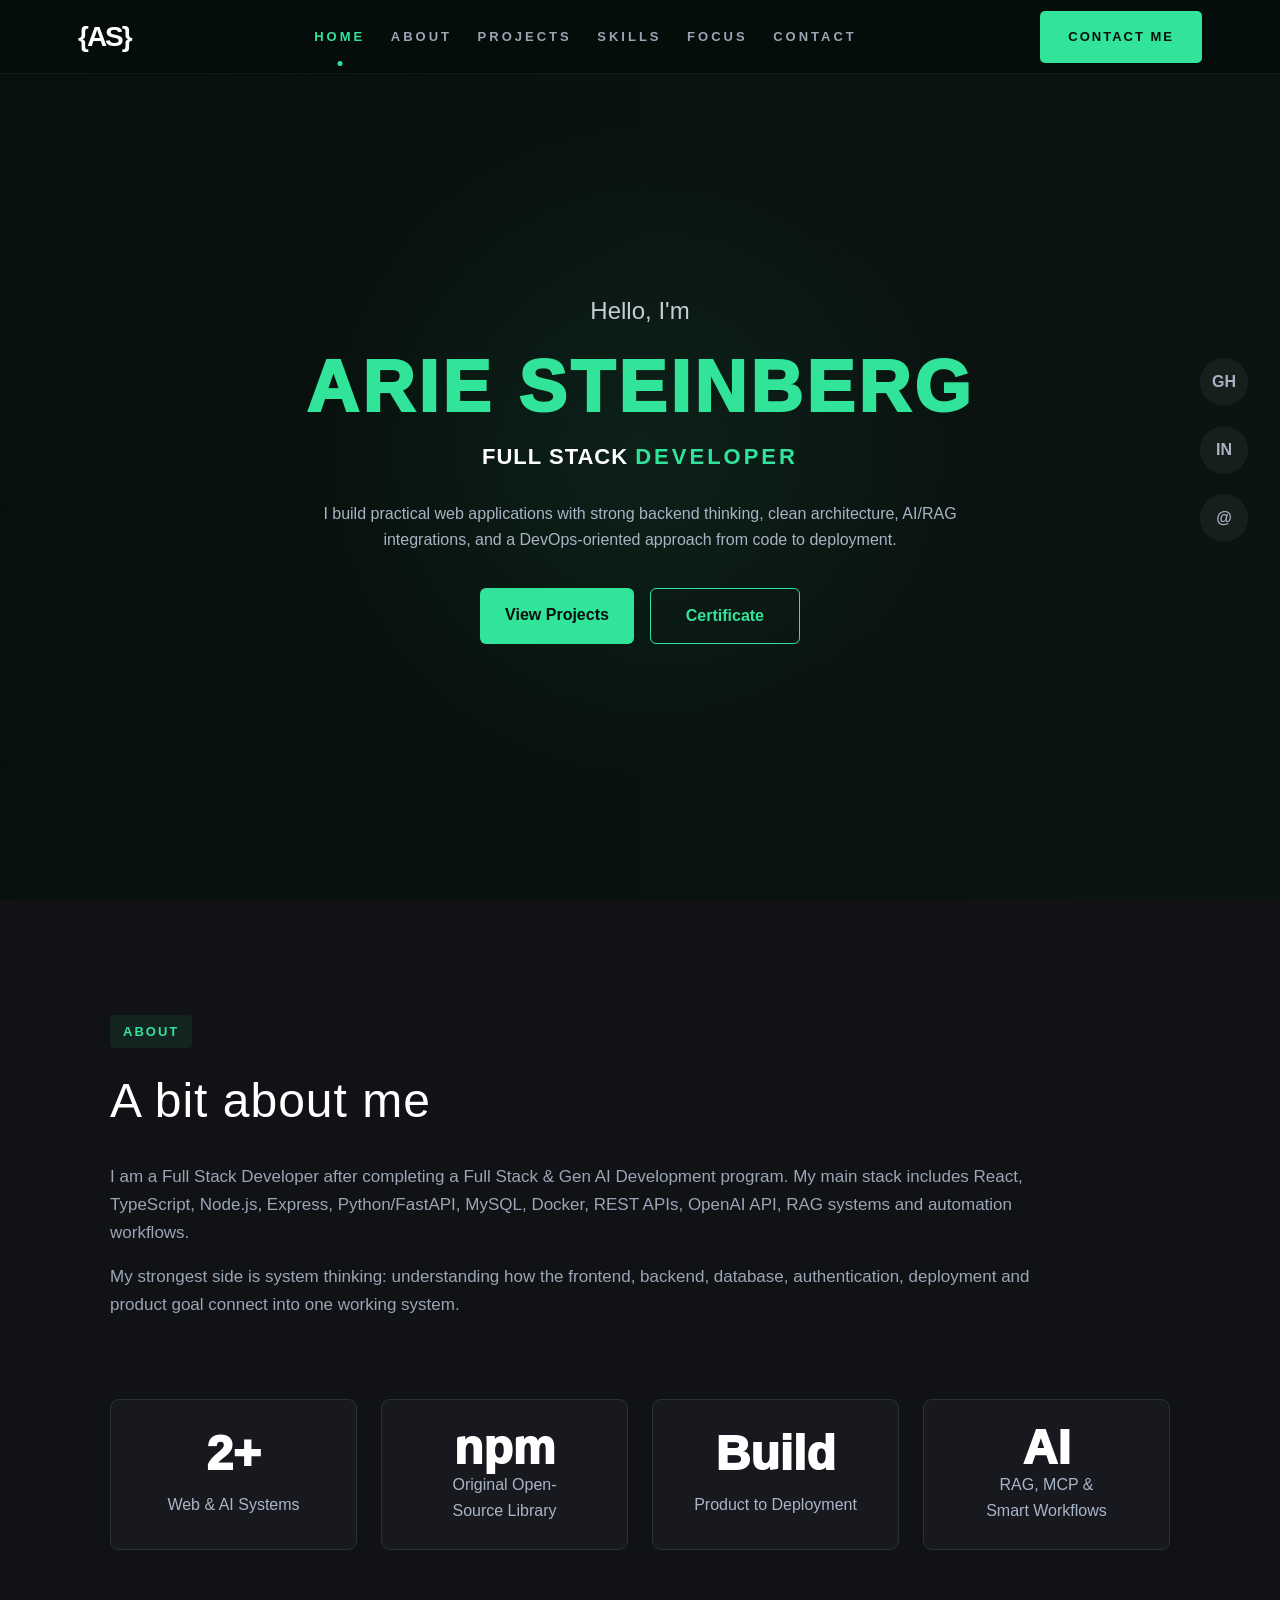
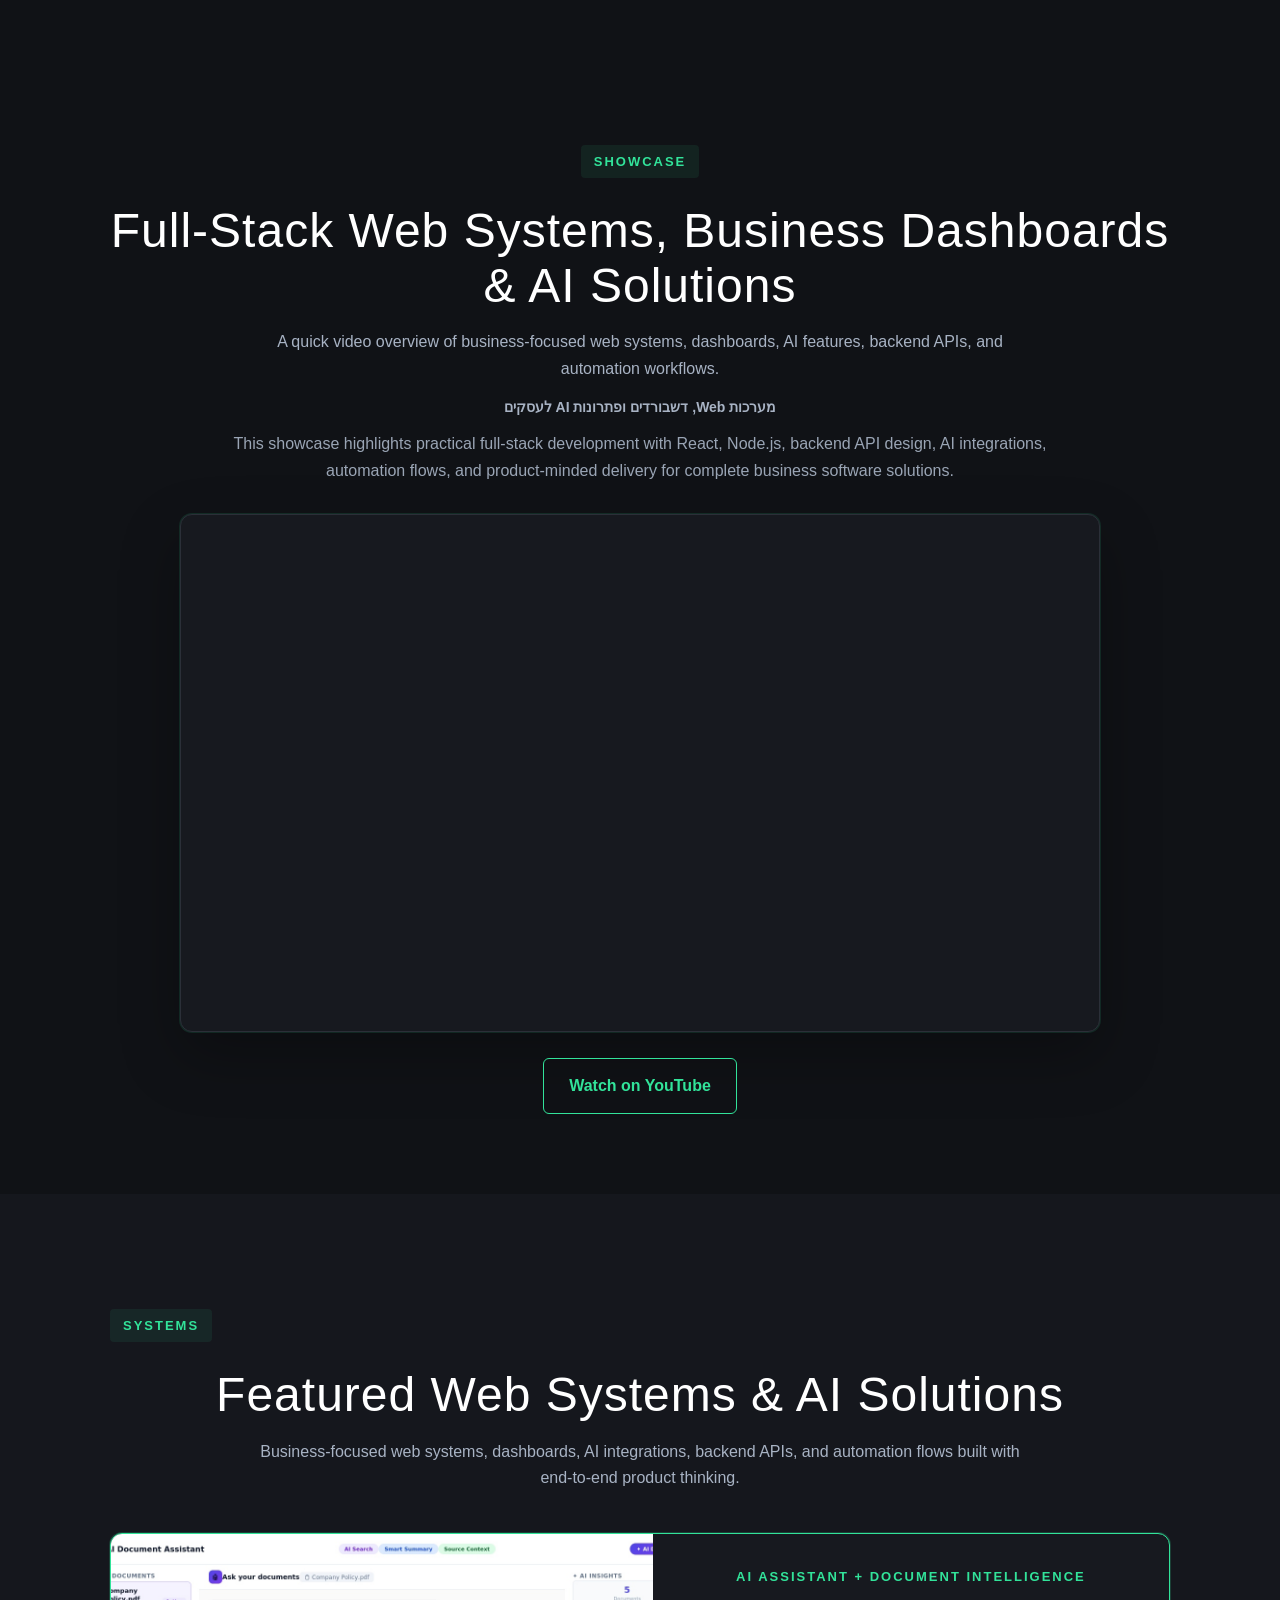
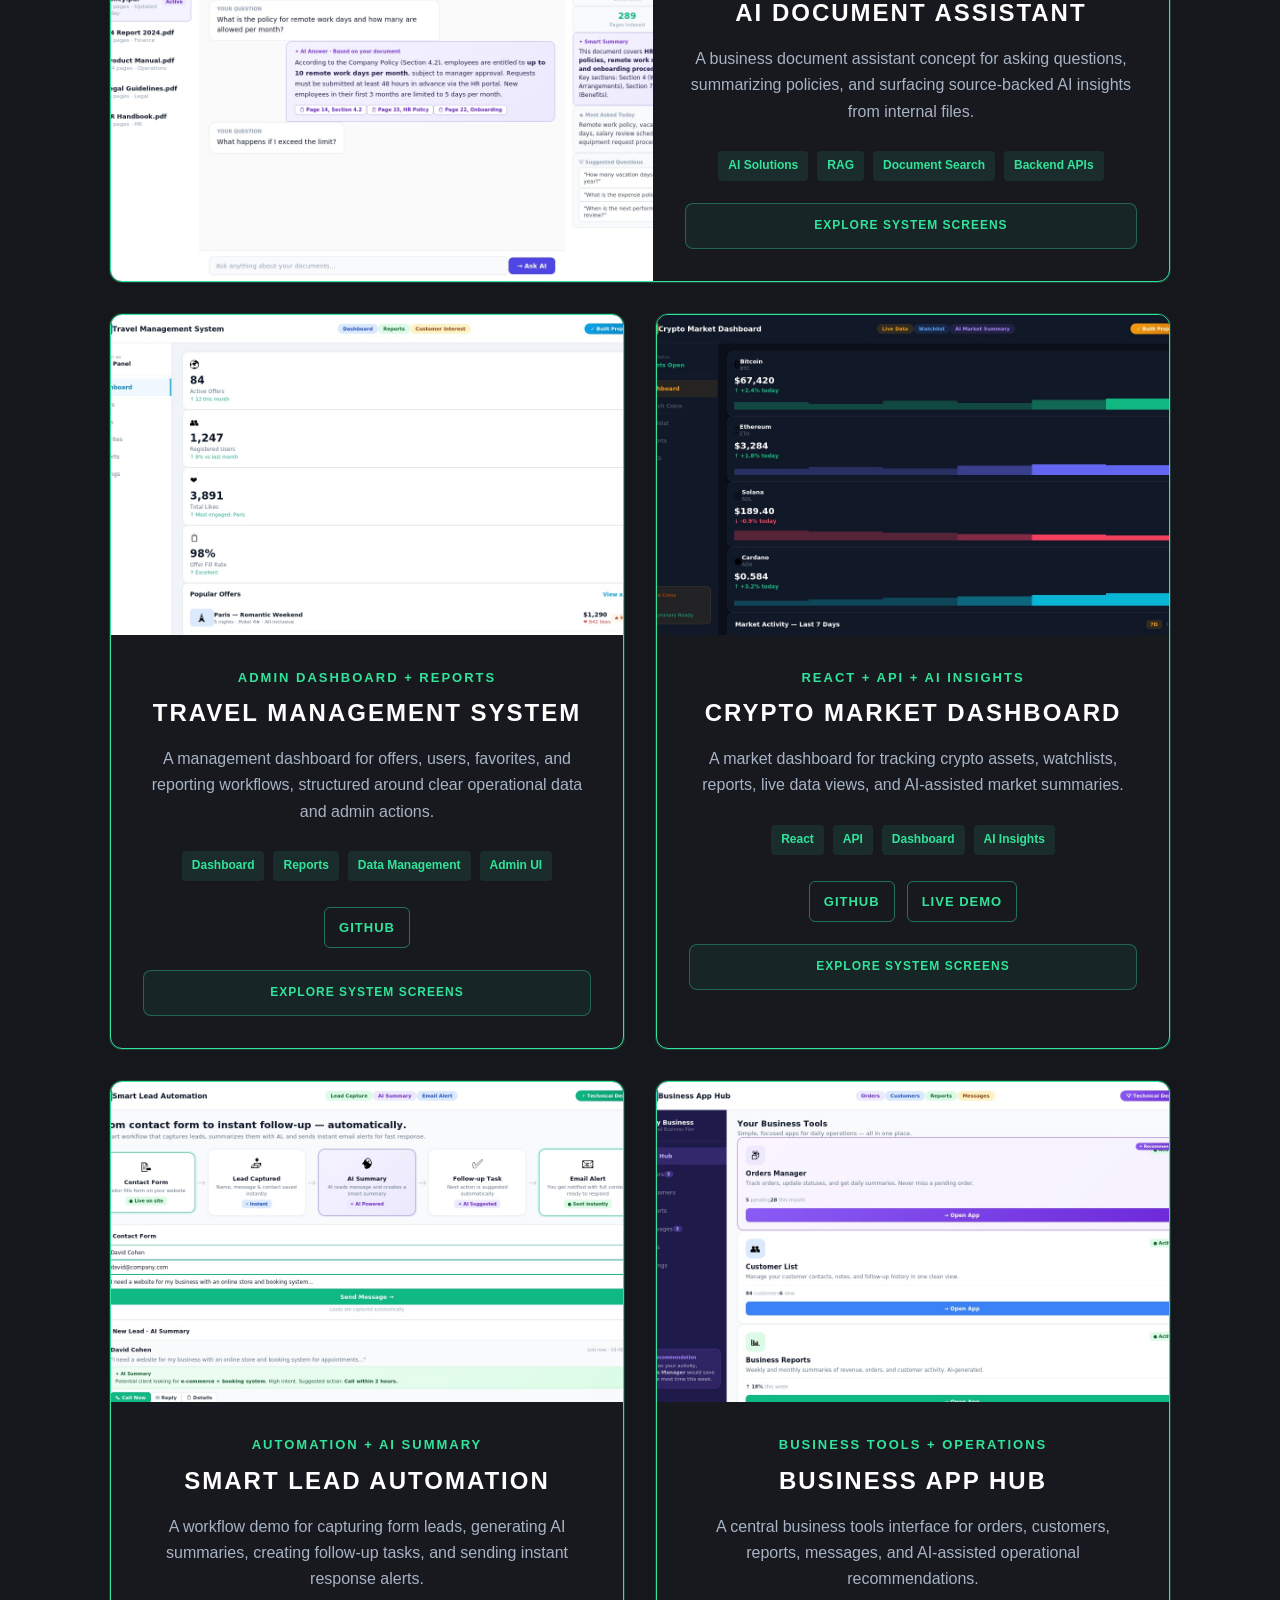
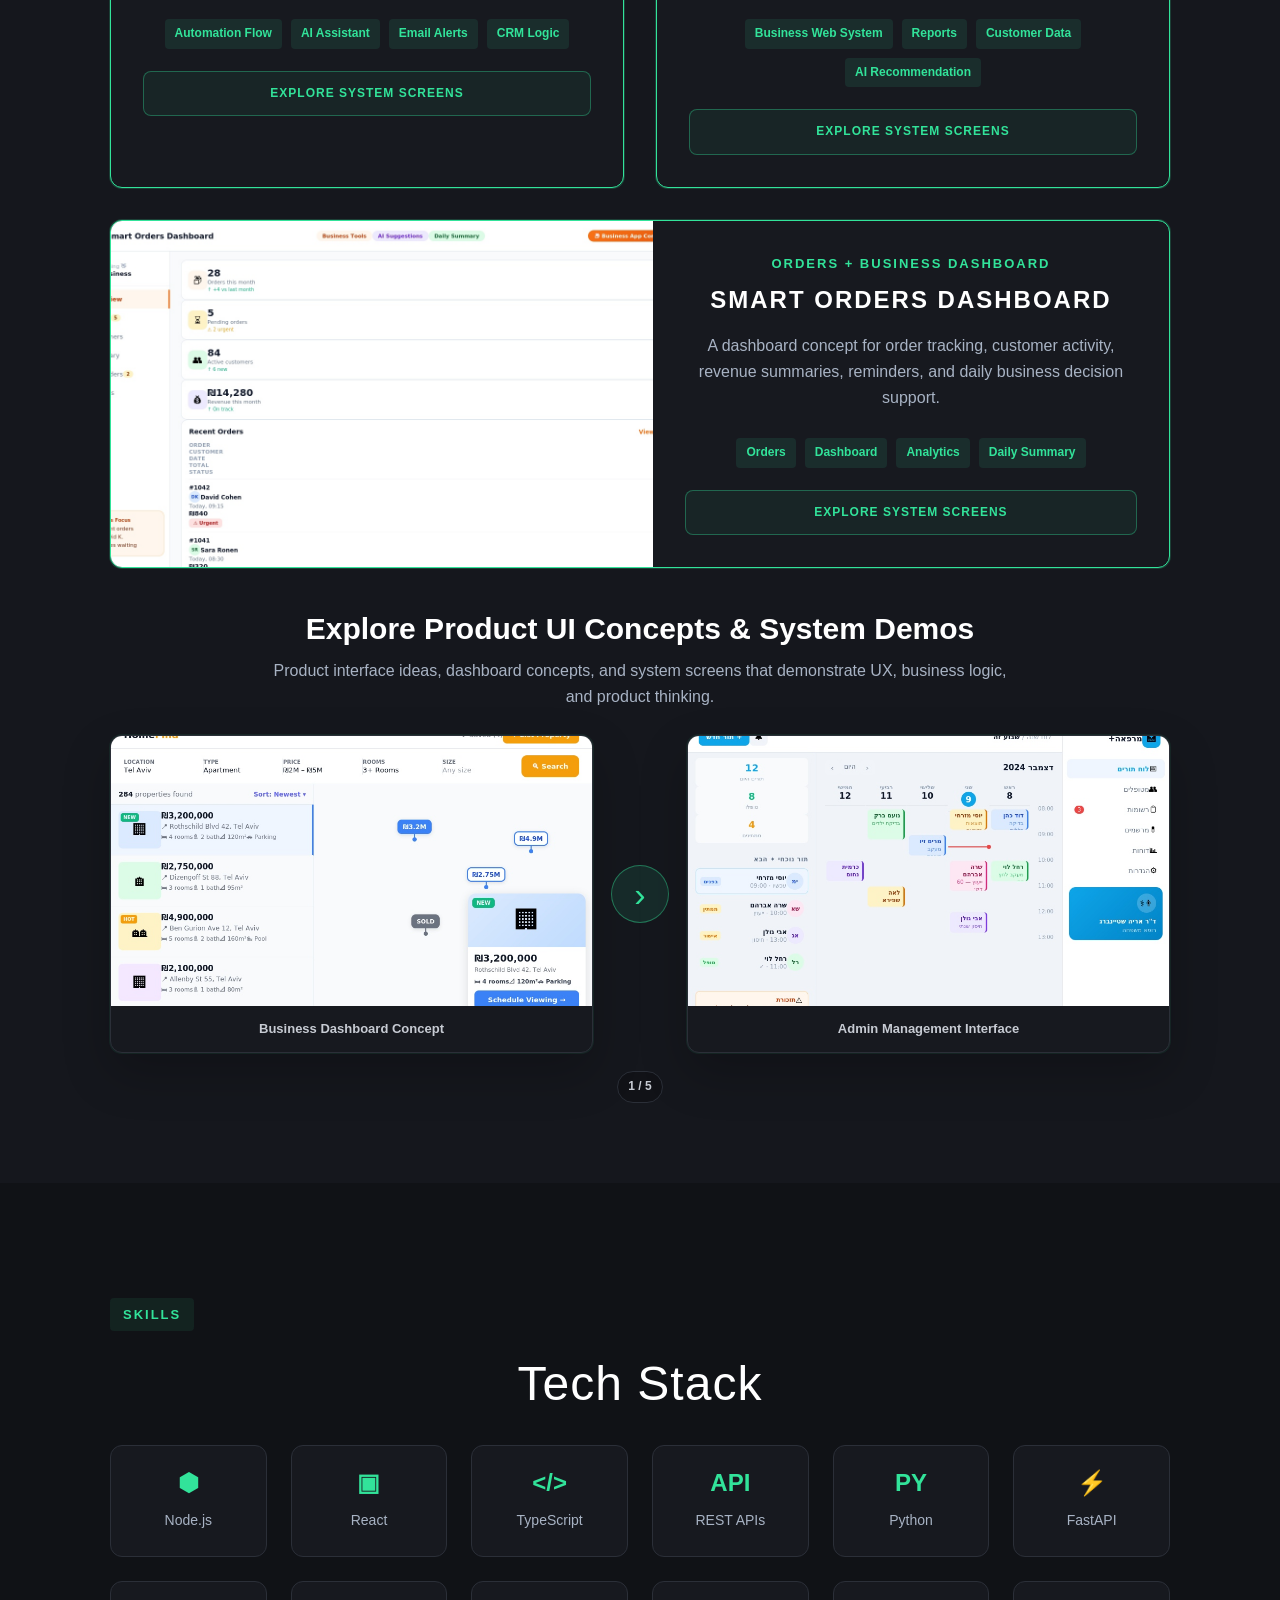
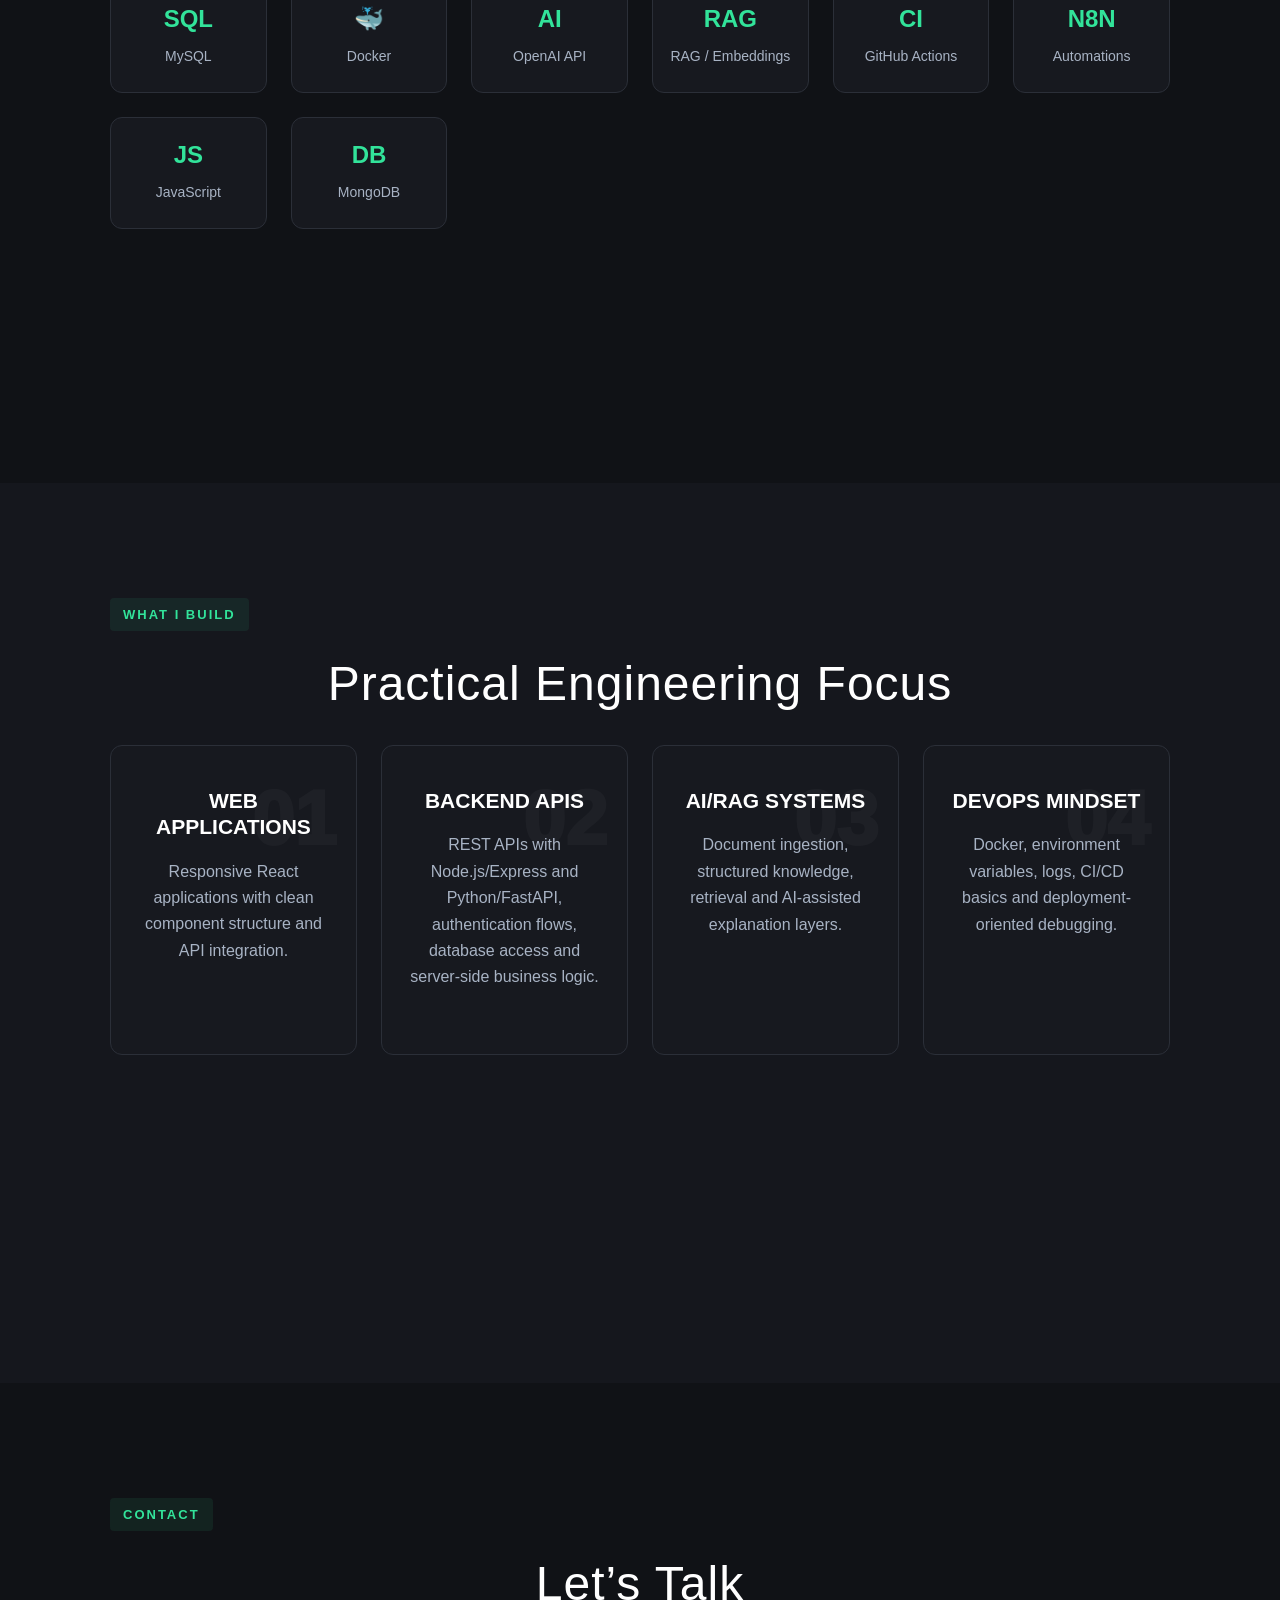
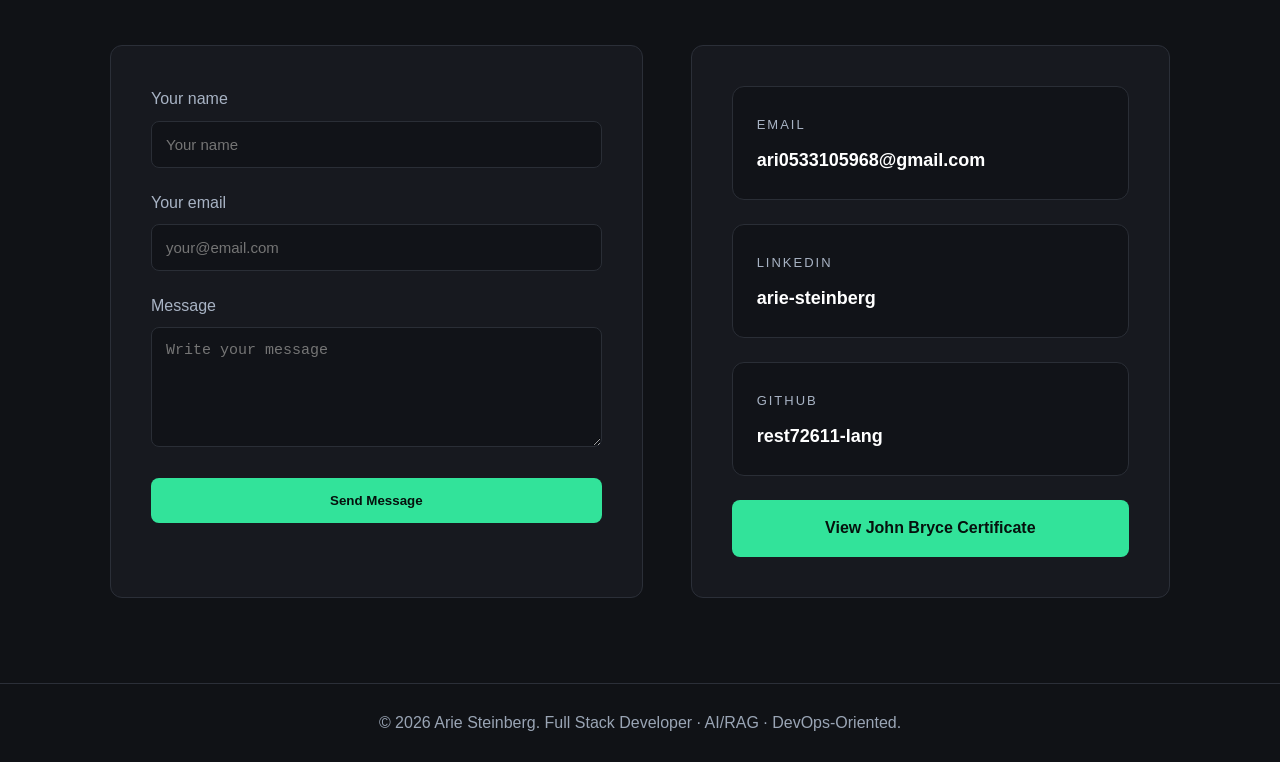
<file: index.html>
<!DOCTYPE html>
<html lang="en">
<head>
  <meta charset="UTF-8" />
  <meta name="viewport" content="width=device-width, initial-scale=1.0" />
  <meta name="description" content="Full-Stack developer building business web systems, dashboards, backend APIs, AI integrations, RAG, MCP and automation workflows with React, Node.js and product-minded delivery." />
  <title>Arie Steinberg | Full-Stack Web Systems, Dashboards & AI Solutions</title>
  <link rel="canonical" href="https://ariesteinberg.dev/" />
  <meta property="og:title" content="Arie Steinberg | Full-Stack Web Systems, Dashboards & AI Solutions" />
  <meta property="og:description" content="Business-focused Full-Stack development for web systems, dashboards, backend APIs, AI integrations, RAG, MCP and automation workflows." />
  <meta property="og:url" content="https://ariesteinberg.dev/" />
  <meta property="og:type" content="website" />
  <meta property="og:image" content="https://ariesteinberg.dev/assets/showcase/portfolio5_biz_hub.jpg" />
  <meta name="twitter:card" content="summary_large_image" />
  <meta name="twitter:title" content="Arie Steinberg | Full-Stack Web Systems, Dashboards & AI Solutions" />
  <meta name="twitter:description" content="Full-Stack web systems, business dashboards, AI solutions, backend APIs, automation, React, Node.js, RAG and MCP." />
  <meta name="twitter:image" content="https://ariesteinberg.dev/assets/showcase/portfolio5_biz_hub.jpg" />
  <link rel="stylesheet" href="./styles.css" />
  <script type="application/ld+json">
    {
      "@context": "https://schema.org",
      "@graph": [
        {
          "@type": "Person",
          "@id": "https://ariesteinberg.dev/#person",
          "name": "Arie Steinberg",
          "url": "https://ariesteinberg.dev/",
          "jobTitle": "Full-Stack Developer",
          "sameAs": [
            "https://github.com/rest72611-lang",
            "https://www.linkedin.com/in/arie-steinberg-68500a358/"
          ],
          "knowsAbout": [
            "Full-Stack Development",
            "React",
            "Node.js",
            "Backend APIs",
            "AI Integrations",
            "RAG",
            "MCP",
            "Automation",
            "Business Dashboards",
            "Web Systems",
            "Product UI",
            "System Design"
          ]
        },
        {
          "@type": "WebSite",
          "@id": "https://ariesteinberg.dev/#website",
          "name": "Arie Steinberg Portfolio",
          "url": "https://ariesteinberg.dev/",
          "description": "Full-Stack web systems, dashboards, AI solutions, backend APIs and automation workflows.",
          "publisher": {
            "@id": "https://ariesteinberg.dev/#person"
          }
        },
        {
          "@type": "VideoObject",
          "@id": "https://ariesteinberg.dev/#showcase-video",
          "name": "מערכות Web, דשבורדים ופתרונות AI לעסקים | Arie Steinberg",
          "description": "A showcase of Full-Stack web systems, business dashboards, AI-powered features, backend APIs, and automation workflows.",
          "thumbnailUrl": "https://img.youtube.com/vi/XJ5EFOpRBDM/hqdefault.jpg",
          "embedUrl": "https://www.youtube.com/embed/XJ5EFOpRBDM",
          "contentUrl": "https://youtu.be/XJ5EFOpRBDM",
          "author": {
            "@id": "https://ariesteinberg.dev/#person"
          }
        }
      ]
    }
  </script>
</head>
<body>
  <header class="header">
    <nav class="nav">
      <a href="#home" class="brand">{AS}</a>
      <button class="menu-button" id="menuButton" aria-label="Open menu"><span></span><span></span><span></span></button>
      <div class="nav-links" id="navLinks">
        <a href="#home" class="active">Home</a>
        <a href="#about">About</a>
        <a href="#projects">Projects</a>
        <a href="#skills">Skills</a>
        <a href="#focus">Focus</a>
        <a href="#contact">Contact</a>
      </div>
      <a class="hire-button" href="#contact">Contact Me</a>
    </nav>
  </header>

  <aside class="side-social">
    <a href="https://github.com/rest72611-lang" target="_blank" rel="noreferrer">GH</a>
    <a href="https://www.linkedin.com/in/arie-steinberg-68500a358/" target="_blank" rel="noreferrer">IN</a>
    <a href="mailto:ari0533105968@gmail.com">@</a>
  </aside>

  <main>
    <section id="home" class="hero section">
      <div class="hero-inner">
        <p class="hello">Hello, I'm</p>
        <h1>ARIE STEINBERG</h1>
        <h2>FULL STACK <span>DEVELOPER</span></h2>
        <p class="hero-text">
          I build practical web applications with strong backend thinking, clean architecture,
          AI/RAG integrations, and a DevOps-oriented approach from code to deployment.
        </p>
        <div class="hero-actions">
          <a href="#projects" class="primary-btn">View Projects</a>
          <a href="https://cert.johnbryce.co.il/?id=4pZmQC36uR4WthyLgA3B" target="_blank" rel="noreferrer" class="outline-btn">Certificate</a>
        </div>
      </div>
    </section>

    <section id="about" class="section page-section">
      <div class="container">
        <span class="tag">ABOUT</span>
        <h2 class="section-title">A bit about me</h2>
        <p class="wide-text">
          I am a Full Stack Developer after completing a Full Stack & Gen AI Development program.
          My main stack includes React, TypeScript, Node.js, Express, Python/FastAPI, MySQL, Docker, REST APIs,
          OpenAI API, RAG systems and automation workflows.
        </p>
        <p class="wide-text">
          My strongest side is system thinking: understanding how the frontend, backend, database,
          authentication, deployment and product goal connect into one working system.
        </p>
        <div class="stats-grid">
          <div class="stat-card"><strong>2+</strong><span>Web & AI Systems</span></div>
          <div class="stat-card"><strong>npm</strong><span>Original Open-Source Library</span></div>
          <div class="stat-card"><strong>Build</strong><span>Product to Deployment</span></div>
          <div class="stat-card"><strong>AI</strong><span>RAG, MCP & Smart Workflows</span></div>
        </div>
      </div>
    </section>

    <section id="showcase-video" class="section page-section">
      <div class="container showcase-video">
        <span class="tag">SHOWCASE</span>
        <h2 class="section-title center">Full-Stack Web Systems, Business Dashboards & AI Solutions</h2>
        <p class="section-lead">
          A quick video overview of business-focused web systems, dashboards, AI features, backend APIs, and automation workflows.
        </p>
        <p class="video-seo-line" lang="he" dir="rtl">מערכות Web, דשבורדים ופתרונות AI לעסקים</p>
        <p class="video-copy">
          This showcase highlights practical full-stack development with React, Node.js, backend API design, AI integrations,
          automation flows, and product-minded delivery for complete business software solutions.
        </p>
        <div class="video-frame">
          <iframe
            src="https://www.youtube.com/embed/XJ5EFOpRBDM?si=g0FktZKtKwJjkdg8"
            title="Full-Stack Web Systems, Dashboards and AI Solutions showcase video"
            allow="accelerometer; autoplay; clipboard-write; encrypted-media; gyroscope; picture-in-picture; web-share"
            referrerpolicy="strict-origin-when-cross-origin"
            allowfullscreen>
          </iframe>
        </div>
        <a class="outline-btn video-link" href="https://youtu.be/XJ5EFOpRBDM?si=g0FktZKtKwJjkdg8" target="_blank" rel="noreferrer">Watch on YouTube</a>
      </div>
    </section>

    <section id="projects" class="section page-section alt">
      <div class="container">
        <span class="tag">SYSTEMS</span>
        <h2 class="section-title center">Featured Web Systems & AI Solutions</h2>
        <p class="section-lead">
          Business-focused web systems, dashboards, AI integrations, backend APIs, and automation flows built with end-to-end product thinking.
        </p>

        <div class="projects-grid">
          <article class="project-card featured wide-card">
            <div class="project-media image-media">
              <img src="./assets/showcase/portfolio1_ai_doc.jpg" alt="AI-powered document assistant interface with source-aware answers and document insights" loading="lazy">
            </div>
            <div class="project-content">
              <p class="project-label">AI Assistant + Document Intelligence</p>
              <h3>AI Document Assistant</h3>
              <p>
                A business document assistant concept for asking questions, summarizing policies,
                and surfacing source-backed AI insights from internal files.
              </p>
              <div class="chips"><span>AI Solutions</span><span>RAG</span><span>Document Search</span><span>Backend APIs</span></div>
              <button class="screen-toggle" type="button" data-screen-toggle aria-expanded="false">Explore System Screens</button>
              <div class="screen-panel" hidden>
                <div class="screen-carousel" data-carousel>
                  <button class="carousel-arrow" type="button" data-carousel-prev aria-label="Previous screen">‹</button>
                  <figure class="screen-slide">
                    <img src="./assets/showcase/portfolio1_ai_doc.jpg" alt="AI-powered document assistant interface with indexed files, answer context, and smart summary" loading="lazy">
                    <figcaption>Document AI interface with source context and smart summary</figcaption>
                  </figure>
                  <button class="carousel-arrow" type="button" data-carousel-next aria-label="Next screen">›</button>
                  <span class="screen-counter" data-carousel-counter>1 / 1</span>
                </div>
              </div>
            </div>
          </article>

          <article class="project-card featured">
            <div class="project-media image-media">
              <img src="./assets/showcase/portfolio2_travel.jpg" alt="Travel management admin dashboard with offers, users, favorites, and reports" loading="lazy">
            </div>
            <div class="project-content">
              <p class="project-label">Admin Dashboard + Reports</p>
              <h3>Travel Management System</h3>
              <p>
                A management dashboard for offers, users, favorites, and reporting workflows,
                structured around clear operational data and admin actions.
              </p>
              <div class="chips"><span>Dashboard</span><span>Reports</span><span>Data Management</span><span>Admin UI</span></div>
              <div class="project-actions">
                <a href="https://github.com/rest72611-lang/project-hotel" target="_blank" rel="noreferrer">GitHub</a>
              </div>
              <button class="screen-toggle" type="button" data-screen-toggle aria-expanded="false">Explore System Screens</button>
              <div class="screen-panel" hidden>
                <div class="screen-carousel" data-carousel>
                  <button class="carousel-arrow" type="button" data-carousel-prev aria-label="Previous screen">‹</button>
                  <figure class="screen-slide">
                    <img src="./assets/showcase/portfolio2_travel.jpg" alt="Travel management admin dashboard showing offer metrics, user counts, likes, and fill rate" loading="lazy">
                    <figcaption>Travel admin dashboard with operational metrics</figcaption>
                  </figure>
                  <button class="carousel-arrow" type="button" data-carousel-next aria-label="Next screen">›</button>
                  <span class="screen-counter" data-carousel-counter>1 / 1</span>
                </div>
              </div>
            </div>
          </article>

          <article class="project-card featured">
            <div class="project-media image-media">
              <img src="./assets/showcase/portfolio3_crypto.jpg" alt="Crypto market dashboard with live asset data, watchlist, reports, and AI market summary" loading="lazy">
            </div>
            <div class="project-content">
              <p class="project-label">React + API + AI Insights</p>
              <h3>Crypto Market Dashboard</h3>
              <p>
                A market dashboard for tracking crypto assets, watchlists, reports,
                live data views, and AI-assisted market summaries.
              </p>
              <div class="chips"><span>React</span><span>API</span><span>Dashboard</span><span>AI Insights</span></div>
              <div class="project-actions">
                <a href="https://github.com/rest72611-lang/crypto-coins-spa" target="_blank" rel="noreferrer">GitHub</a>
                <a href="https://f3658530.crypto-coins-spa.pages.dev/home" target="_blank" rel="noreferrer">Live Demo</a>
              </div>
              <button class="screen-toggle" type="button" data-screen-toggle aria-expanded="false">Explore System Screens</button>
              <div class="screen-panel" hidden>
                <div class="screen-carousel" data-carousel>
                  <button class="carousel-arrow" type="button" data-carousel-prev aria-label="Previous screen">‹</button>
                  <figure class="screen-slide">
                    <img src="./assets/showcase/portfolio3_crypto.jpg" alt="Crypto market dashboard displaying asset cards, trend bars, live status, and tracked coins" loading="lazy">
                    <figcaption>Crypto dashboard with live market tracking</figcaption>
                  </figure>
                  <button class="carousel-arrow" type="button" data-carousel-next aria-label="Next screen">›</button>
                  <span class="screen-counter" data-carousel-counter>1 / 1</span>
                </div>
              </div>
            </div>
          </article>

          <article class="project-card featured">
            <div class="project-media image-media">
              <img src="./assets/showcase/portfolio4_leads.jpg" alt="Smart lead automation workflow with contact capture, AI summary, follow-up task, and email alert" loading="lazy">
            </div>
            <div class="project-content">
              <p class="project-label">Automation + AI Summary</p>
              <h3>Smart Lead Automation</h3>
              <p>
                A workflow demo for capturing form leads, generating AI summaries,
                creating follow-up tasks, and sending instant response alerts.
              </p>
              <div class="chips"><span>Automation Flow</span><span>AI Assistant</span><span>Email Alerts</span><span>CRM Logic</span></div>
              <button class="screen-toggle" type="button" data-screen-toggle aria-expanded="false">Explore System Screens</button>
              <div class="screen-panel" hidden>
                <div class="screen-carousel" data-carousel>
                  <button class="carousel-arrow" type="button" data-carousel-prev aria-label="Previous screen">‹</button>
                  <figure class="screen-slide">
                    <img src="./assets/showcase/portfolio4_leads.jpg" alt="Smart lead automation screen showing lead capture, AI summary, follow-up task, and email alert steps" loading="lazy">
                    <figcaption>Lead automation flow from capture to follow-up</figcaption>
                  </figure>
                  <button class="carousel-arrow" type="button" data-carousel-next aria-label="Next screen">›</button>
                  <span class="screen-counter" data-carousel-counter>1 / 1</span>
                </div>
              </div>
            </div>
          </article>

          <article class="project-card featured">
            <div class="project-media image-media">
              <img src="./assets/showcase/portfolio5_biz_hub.jpg" alt="Business app hub with orders manager, customer list, business reports, and AI recommendation" loading="lazy">
            </div>
            <div class="project-content">
              <p class="project-label">Business Tools + Operations</p>
              <h3>Business App Hub</h3>
              <p>
                A central business tools interface for orders, customers, reports,
                messages, and AI-assisted operational recommendations.
              </p>
              <div class="chips"><span>Business Web System</span><span>Reports</span><span>Customer Data</span><span>AI Recommendation</span></div>
              <button class="screen-toggle" type="button" data-screen-toggle aria-expanded="false">Explore System Screens</button>
              <div class="screen-panel" hidden>
                <div class="screen-carousel" data-carousel>
                  <button class="carousel-arrow" type="button" data-carousel-prev aria-label="Previous screen">‹</button>
                  <figure class="screen-slide">
                    <img src="./assets/showcase/portfolio5_biz_hub.jpg" alt="Business app hub showing orders manager, customer list, reports, messages, and AI recommendation" loading="lazy">
                    <figcaption>Business app hub for daily operations</figcaption>
                  </figure>
                  <button class="carousel-arrow" type="button" data-carousel-next aria-label="Next screen">›</button>
                  <span class="screen-counter" data-carousel-counter>1 / 1</span>
                </div>
              </div>
            </div>
          </article>

          <article class="project-card featured wide-card">
            <div class="project-media image-media">
              <img src="./assets/showcase/portfolio6_orders.jpg" alt="Smart orders dashboard with monthly orders, pending orders, active customers, and revenue summary" loading="lazy">
            </div>
            <div class="project-content">
              <p class="project-label">Orders + Business Dashboard</p>
              <h3>Smart Orders Dashboard</h3>
              <p>
                A dashboard concept for order tracking, customer activity, revenue summaries,
                reminders, and daily business decision support.
              </p>
              <div class="chips"><span>Orders</span><span>Dashboard</span><span>Analytics</span><span>Daily Summary</span></div>
              <button class="screen-toggle" type="button" data-screen-toggle aria-expanded="false">Explore System Screens</button>
              <div class="screen-panel" hidden>
                <div class="screen-carousel" data-carousel>
                  <button class="carousel-arrow" type="button" data-carousel-prev aria-label="Previous screen">‹</button>
                  <figure class="screen-slide">
                    <img src="./assets/showcase/portfolio6_orders.jpg" alt="Smart orders dashboard with order metrics, pending orders, active customers, revenue, and recent orders table" loading="lazy">
                    <figcaption>Orders dashboard with revenue and customer activity</figcaption>
                  </figure>
                  <button class="carousel-arrow" type="button" data-carousel-next aria-label="Next screen">›</button>
                  <span class="screen-counter" data-carousel-counter>1 / 1</span>
                </div>
              </div>
            </div>
          </article>
        </div>

        <div class="concept-showcase" data-pair-carousel>
          <div class="concept-heading">
            <h3>Explore Product UI Concepts & System Demos</h3>
            <p>Product interface ideas, dashboard concepts, and system screens that demonstrate UX, business logic, and product thinking.</p>
          </div>
          <div class="pair-carousel">
            <figure class="pair-card" data-pair-card="left">
              <img src="./assets/showcase/ui11_realestate.jpg" alt="Product UI concept for a real estate business dashboard" loading="lazy">
              <figcaption>Business Dashboard Concept</figcaption>
            </figure>
            <button class="pair-next" type="button" data-pair-next aria-label="Show next pair of concept screens">›</button>
            <figure class="pair-card" data-pair-card="right">
              <img src="./assets/showcase/ui12_medical.jpg" alt="Medical management dashboard interface concept" loading="lazy">
              <figcaption>Admin Management Interface</figcaption>
            </figure>
          </div>
          <div class="pair-counter" data-pair-counter>1 / 5</div>
        </div>
      </div>
    </section>

    <section id="skills" class="section page-section">
      <div class="container">
        <span class="tag">SKILLS</span>
        <h2 class="section-title center">Tech Stack</h2>
        <div class="skills-grid">
          <div class="skill-card"><span>⬢</span><p>Node.js</p></div>
          <div class="skill-card"><span>▣</span><p>React</p></div>
          <div class="skill-card"><span>&lt;/&gt;</span><p>TypeScript</p></div>
          <div class="skill-card"><span>API</span><p>REST APIs</p></div>
          <div class="skill-card"><span>PY</span><p>Python</p></div>
          <div class="skill-card"><span>⚡</span><p>FastAPI</p></div>
          <div class="skill-card"><span>SQL</span><p>MySQL</p></div>
          <div class="skill-card"><span>🐳</span><p>Docker</p></div>
          <div class="skill-card"><span>AI</span><p>OpenAI API</p></div>
          <div class="skill-card"><span>RAG</span><p>RAG / Embeddings</p></div>
          <div class="skill-card"><span>CI</span><p>GitHub Actions</p></div>
          <div class="skill-card"><span>N8N</span><p>Automations</p></div>
          <div class="skill-card"><span>JS</span><p>JavaScript</p></div>
          <div class="skill-card"><span>DB</span><p>MongoDB</p></div>
        </div>
      </div>
    </section>

    <section id="focus" class="section page-section alt">
      <div class="container">
        <span class="tag">WHAT I BUILD</span>
        <h2 class="section-title center">Practical Engineering Focus</h2>
        <div class="services-grid">
          <div class="service-card"><span>01</span><h3>Web Applications</h3><p>Responsive React applications with clean component structure and API integration.</p></div>
          <div class="service-card"><span>02</span><h3>Backend APIs</h3><p>REST APIs with Node.js/Express and Python/FastAPI, authentication flows, database access and server-side business logic.</p></div>
          <div class="service-card"><span>03</span><h3>AI/RAG Systems</h3><p>Document ingestion, structured knowledge, retrieval and AI-assisted explanation layers.</p></div>
          <div class="service-card"><span>04</span><h3>DevOps Mindset</h3><p>Docker, environment variables, logs, CI/CD basics and deployment-oriented debugging.</p></div>
        </div>
      </div>
    </section>

    <section id="contact" class="section page-section">
      <div class="container">
        <span class="tag">CONTACT</span>
        <h2 class="section-title center">Let’s Talk</h2>
        <div class="contact-grid">
          <form class="contact-form" id="contactForm">
            <label>Your name<input name="name" type="text" placeholder="Your name" required /></label>
            <label>Your email<input name="email" type="email" placeholder="your@email.com" required /></label>
            <label>Message<textarea name="message" placeholder="Write your message" required></textarea></label>
            <button type="submit" id="submitButton">Send Message</button>
            <p class="form-status" id="formStatus"></p>
          </form>
          <div class="contact-info">
            <div class="contact-box"><span>EMAIL</span><strong>ari0533105968@gmail.com</strong></div>
            <div class="contact-box"><span>LINKEDIN</span><strong>arie-steinberg</strong></div>
            <div class="contact-box"><span>GITHUB</span><strong>rest72611-lang</strong></div>
            <a class="certificate" href="https://cert.johnbryce.co.il/?id=4pZmQC36uR4WthyLgA3B" target="_blank" rel="noreferrer">View John Bryce Certificate</a>
          </div>
        </div>
      </div>
    </section>
  </main>

  <footer class="footer"><p>© <span id="year"></span> Arie Steinberg. Full Stack Developer · AI/RAG · DevOps-Oriented.</p></footer>
  <script src="./script.js"></script>
</body>
</html>
</file>
<file: styles.css>
* {
  box-sizing: border-box;
  margin: 0;
  padding: 0;
}

:root {
  --bg: #101216;
  --card: #17191f;
  --border: #2b2f38;
  --muted: #9aa5b5;
  --text: #fff;
  --green: #32e39a;
}

html {
  scroll-behavior: smooth;
  overflow-x: hidden;
}

body {
  min-width: 0;
  overflow-x: hidden;
  font-family: Arial, Helvetica, sans-serif;
  background: var(--bg);
  color: var(--text);
  line-height: 1.65;
}

img {
  max-width: 100%;
}

a {
  color: inherit;
  text-decoration: none;
}

.header {
  position: fixed;
  inset: 0 0 auto 0;
  height: 74px;
  background: rgba(5, 14, 11, .96);
  border-bottom: 1px solid rgba(50, 227, 154, .08);
  z-index: 100;
  backdrop-filter: blur(12px);
}

.nav {
  width: min(1180px, 100%);
  height: 74px;
  margin: 0 auto;
  padding: 0 28px;
  display: flex;
  align-items: center;
  justify-content: space-between;
  gap: 20px;
}

.brand {
  flex: 0 0 auto;
  font-size: 28px;
  font-weight: 900;
  letter-spacing: -2px;
}

.nav-links {
  min-width: 0;
  display: flex;
  align-items: center;
  justify-content: center;
  gap: clamp(16px, 2vw, 28px);
  color: var(--muted);
  text-transform: uppercase;
  font-size: 13px;
  font-weight: 800;
  letter-spacing: 3px;
}

.nav-links a {
  position: relative;
  transition: .2s;
  white-space: nowrap;
}

.nav-links a:hover,
.nav-links a.active {
  color: var(--green);
}

.nav-links a.active:after {
  content: "";
  position: absolute;
  left: 50%;
  bottom: -18px;
  width: 5px;
  height: 5px;
  background: var(--green);
  border-radius: 50%;
  transform: translateX(-50%);
}

.hire-button {
  flex: 0 0 auto;
  background: var(--green);
  color: #06110d;
  padding: 15px 28px;
  border-radius: 5px;
  text-transform: uppercase;
  font-size: 13px;
  font-weight: 800;
  letter-spacing: 2px;
}

.menu-button {
  display: none;
  width: 44px;
  height: 44px;
  place-items: center;
  background: transparent;
  border: 0;
  cursor: pointer;
}

.menu-button span {
  display: block;
  width: 28px;
  height: 2px;
  background: var(--text);
  margin: 6px 0;
}

.section {
  min-height: 100vh;
  padding: 115px 0 80px;
}

.container {
  width: min(1060px, calc(100% - 40px));
  margin: 0 auto;
}

.hero {
  min-height: 100svh;
  background: radial-gradient(circle at center, rgba(50, 227, 154, .07), transparent 42%), linear-gradient(90deg, #07100d, #0b1411);
  display: flex;
  align-items: center;
  justify-content: center;
  text-align: center;
}

.hero-inner {
  width: min(720px, calc(100% - 40px));
  margin: 0 auto;
}

.hello {
  color: #c7cbd3;
  font-size: clamp(20px, 3vw, 24px);
  margin-bottom: 20px;
}

.hero h1 {
  max-width: 100%;
  color: var(--green);
  font-size: clamp(42px, 7vw, 72px);
  letter-spacing: 4px;
  line-height: 1;
  font-weight: 950;
  margin-bottom: 16px;
  text-transform: uppercase;
  overflow-wrap: anywhere;
}

.hero h2 {
  font-size: clamp(19px, 3vw, 22px);
  letter-spacing: 1px;
  margin-bottom: 26px;
}

.hero h2 span {
  color: var(--green);
  font-weight: 900;
  letter-spacing: 3px;
}

.hero-text {
  color: #a8b3c4;
  font-size: 16px;
  max-width: 650px;
  margin: 0 auto 34px;
}

.hero-actions {
  display: flex;
  justify-content: center;
  gap: 16px;
  flex-wrap: wrap;
}

.primary-btn,
.outline-btn {
  min-width: 150px;
  padding: 14px 25px;
  border-radius: 6px;
  font-weight: 700;
  text-align: center;
}

.primary-btn {
  background: var(--green);
  color: #07110d;
}

.outline-btn {
  border: 1px solid var(--green);
  color: var(--green);
}

.scroll-down {
  margin-top: 70px;
  color: #a8b3c4;
  font-size: 12px;
  letter-spacing: 4px;
}

.mouse {
  width: 22px;
  height: 38px;
  border: 2px solid #8d98aa;
  border-radius: 14px;
  margin: 0 auto 12px;
  position: relative;
}

.mouse span {
  position: absolute;
  left: 50%;
  top: 7px;
  width: 4px;
  height: 4px;
  transform: translateX(-50%);
  background: var(--green);
  border-radius: 50%;
}

.page-section {
  background: var(--bg);
}

#about {
  min-height: auto;
}

.page-section.alt {
  background: #15171d;
}

.tag {
  display: inline-block;
  background: rgba(50, 227, 154, .08);
  color: var(--green);
  padding: 6px 13px;
  border-radius: 4px;
  font-size: 13px;
  font-weight: 900;
  letter-spacing: 2px;
  margin-bottom: 25px;
}

.section-title {
  font-size: clamp(32px, 5vw, 48px);
  margin-bottom: 34px;
  letter-spacing: 1px;
  font-weight: 500;
  line-height: 1.15;
}

.section-title.center,
.center {
  text-align: center;
}

.wide-text {
  color: var(--muted);
  font-size: 17px;
  max-width: 950px;
  margin-bottom: 16px;
}

.stats-grid {
  display: grid;
  grid-template-columns: repeat(4, minmax(0, 1fr));
  gap: 24px;
  margin-top: 80px;
}

.stat-card {
  min-width: 0;
  min-height: 145px;
  display: grid;
  place-items: center;
  text-align: center;
  padding: 24px;
  background: var(--card);
  border: 1px solid var(--border);
  border-radius: 9px;
}

.stat-card strong {
  display: block;
  max-width: 100%;
  color: var(--text);
  font-size: 48px;
  line-height: 1;
  font-weight: 950;
  white-space: nowrap;
}

.stat-card strong.stat-value-wide {
  font-size: 42px;
}

.stat-card strong:after {
  content: "";
}

.stat-card span {
  color: #aab5c8;
  overflow-wrap: break-word;
  text-wrap: balance;
}

.showcase-video {
  text-align: center;
}

.video-copy {
  max-width: 820px;
  margin: -12px auto 30px;
  color: var(--muted);
  font-size: 16px;
}

.video-seo-line {
  margin: -28px auto 24px;
  color: #a8b3c4;
  font-size: 14px;
  font-weight: 700;
}

.video-frame {
  width: min(920px, 100%);
  aspect-ratio: 16 / 9;
  margin: 0 auto 26px;
  overflow: hidden;
  background: var(--card);
  border: 1px solid var(--border);
  border-radius: 12px;
  box-shadow: 0 0 0 1px rgba(50, 227, 154, .12), 0 24px 60px rgba(0, 0, 0, .28);
}

.video-frame iframe {
  display: block;
  width: 100%;
  height: 100%;
  border: 0;
}

.video-link {
  display: inline-flex;
  align-items: center;
  justify-content: center;
}

.lab-box {
  border: 1px solid var(--border);
  border-radius: 12px;
  padding: 46px;
  text-align: center;
  color: #a8b3c4;
  font-size: 17px;
  margin: 40px 0 50px;
}

.lab-box p + p {
  margin-top: 24px;
}

.infra-grid {
  display: grid;
  grid-template-columns: repeat(3, minmax(0, 1fr));
  gap: 34px 48px;
}

.infra-item {
  min-width: 0;
  display: flex;
  align-items: center;
  gap: 18px;
}

.icon {
  width: 50px;
  height: 50px;
  border-radius: 10px;
  display: grid;
  place-items: center;
  background: rgba(50, 227, 154, .12);
  color: var(--green);
  font-weight: 900;
}

.infra-item span {
  display: block;
  color: #a8b3c4;
  font-size: 15px;
}

.infra-item strong {
  display: block;
  font-size: 18px;
}

.analytics-title {
  border-top: 1px solid var(--border);
  margin-top: 60px;
  padding-top: 40px;
  font-size: 20px;
  font-weight: 700;
}

.analytics-title span {
  display: inline-block;
  width: 9px;
  height: 9px;
  background: var(--green);
  border-radius: 50%;
  margin-right: 10px;
}

.analytics-grid {
  display: grid;
  grid-template-columns: repeat(4, minmax(0, 1fr));
  gap: 24px;
  margin-top: 28px;
}

.analytics-card {
  min-width: 0;
  background: var(--card);
  border: 1px solid var(--border);
  border-radius: 9px;
  padding: 24px;
}

.analytics-card span {
  color: #aac2d8;
}

.analytics-card strong {
  display: block;
  font-size: 26px;
  margin: 12px 0;
}

.progress {
  height: 6px;
  background: #2b3038;
  border-radius: 99px;
  overflow: hidden;
}

.progress i {
  display: block;
  height: 100%;
  background: var(--green);
}

.w82 {
  width: 82%;
}

.w70 {
  width: 70%;
}

.w76 {
  width: 76%;
}

.w64 {
  width: 64%;
}

.projects-grid {
  display: grid;
  grid-template-columns: repeat(2, minmax(0, 1fr));
  gap: 32px;
}

.project-card {
  min-width: 0;
  background: var(--card);
  border: 1px solid var(--border);
  border-radius: 12px;
  overflow: hidden;
}

.project-card.featured {
  border-color: var(--green);
  box-shadow: 0 0 0 1px rgba(50, 227, 154, .2);
}

.project-cover {
  min-height: 180px;
  display: grid;
  place-items: center;
  padding: 24px;
  color: rgba(255, 255, 255, .92);
  font-size: clamp(28px, 4vw, 38px);
  font-weight: 950;
  letter-spacing: 5px;
  text-align: center;
  overflow-wrap: anywhere;
}

.cover-crypto {
  background: linear-gradient(135deg, #111827, #0b3b2a);
}

.cover-vacations {
  background: linear-gradient(135deg, #0b281f, #1f2937);
}

.cover-rag {
  background: linear-gradient(135deg, #111827, #1e3a8a);
}

.cover-store {
  background: linear-gradient(135deg, #18181b, #064e3b);
}

.cover-fastapi {
  background: linear-gradient(135deg, #0f172a, #0e7490);
}

.cover-northwind {
  background: linear-gradient(135deg, #111827, #7c2d12);
}

.cover-yoga {
  background: linear-gradient(135deg, #1f2937, #365314);
}

.cover-fallback {
  background: linear-gradient(135deg, #111827, #581c87);
}

.project-content {
  padding: 32px;
  text-align: center;
}

.project-content h3 {
  font-size: 24px;
  margin-bottom: 18px;
  text-transform: uppercase;
  letter-spacing: 2px;
  line-height: 1.25;
}

.project-content p {
  color: #a8b3c4;
}

.chips {
  display: flex;
  justify-content: center;
  gap: 9px;
  flex-wrap: wrap;
  margin-top: 26px;
}

.chips span {
  max-width: 100%;
  background: rgba(50, 227, 154, .1);
  color: var(--green);
  font-size: 12px;
  font-weight: 800;
  padding: 5px 10px;
  border-radius: 4px;
  overflow-wrap: anywhere;
}

.skills-grid {
  display: grid;
  grid-template-columns: repeat(6, minmax(0, 1fr));
  gap: 24px;
}

.skill-card {
  min-width: 0;
  min-height: 112px;
  display: grid;
  place-items: center;
  text-align: center;
  padding: 18px 12px;
  background: var(--card);
  border: 1px solid var(--border);
  border-radius: 12px;
}

.skill-card span {
  color: var(--green);
  font-size: 24px;
  font-weight: 900;
  line-height: 1.1;
}

.skill-card p {
  max-width: 100%;
  color: #a8b3c4;
  font-size: 14px;
  overflow-wrap: anywhere;
}

.services-grid {
  display: grid;
  grid-template-columns: repeat(4, minmax(0, 1fr));
  gap: 24px;
}

.service-card {
  min-width: 0;
  min-height: 310px;
  background: var(--card);
  border: 1px solid var(--border);
  border-radius: 12px;
  padding: 42px 28px;
  text-align: center;
  position: relative;
  overflow: hidden;
}

.service-card span {
  position: absolute;
  right: 20px;
  top: 10px;
  font-size: 76px;
  color: rgba(255, 255, 255, .03);
  font-weight: 950;
}

.service-card h3 {
  font-size: 21px;
  text-transform: uppercase;
  margin-bottom: 18px;
  line-height: 1.25;
}

.service-card p {
  color: #a8b3c4;
}

.built-title {
  text-align: center;
  margin: 80px 0 34px;
  font-size: 34px;
  font-weight: 400;
}

.built-grid {
  display: grid;
  grid-template-columns: repeat(4, minmax(0, 1fr));
  gap: 28px;
}

.built-card {
  min-width: 0;
  background: var(--card);
  border: 1px solid var(--border);
  border-radius: 12px;
  padding: 28px;
  text-align: center;
}

.built-card strong {
  display: block;
  font-size: 20px;
}

.built-card span {
  color: var(--muted);
}

.contact-grid {
  display: grid;
  grid-template-columns: minmax(0, 1fr) minmax(280px, .9fr);
  gap: 48px;
}

.contact-form,
.contact-info {
  min-width: 0;
  background: var(--card);
  border: 1px solid var(--border);
  border-radius: 12px;
  padding: 40px;
}

.contact-form label {
  display: block;
  color: #a8b3c4;
  margin-bottom: 22px;
}

.contact-form input,
.contact-form textarea {
  width: 100%;
  min-width: 0;
  background: #111318;
  border: 1px solid #2a2e36;
  border-radius: 8px;
  color: white;
  padding: 14px;
  margin-top: 8px;
  font-size: 15px;
}

.contact-form textarea {
  min-height: 120px;
  resize: vertical;
}

.contact-form button,
.certificate {
  display: inline-block;
  width: 100%;
  background: var(--green);
  color: #06110d;
  border: 0;
  padding: 15px;
  border-radius: 8px;
  font-weight: 900;
  cursor: pointer;
  text-align: center;
}

.form-status {
  margin-top: 14px;
  color: #a8b3c4;
}

.contact-box {
  min-width: 0;
  background: #111318;
  border: 1px solid #2a2e36;
  border-radius: 12px;
  padding: 24px;
  margin-bottom: 24px;
}

.contact-box span {
  color: #a8b3c4;
  font-size: 13px;
  letter-spacing: 2px;
}

.contact-box strong {
  display: block;
  margin-top: 8px;
  font-size: 18px;
  word-break: break-word;
}

.n8n-note {
  margin-top: 20px;
  color: #a8b3c4;
  background: #111318;
  border: 1px dashed rgba(50, 227, 154, .35);
  padding: 18px;
  border-radius: 10px;
}

.side-social {
  position: fixed;
  right: 32px;
  top: 50%;
  transform: translateY(-50%);
  display: grid;
  gap: 20px;
  z-index: 80;
}

.side-social a,
.back-top {
  width: 48px;
  height: 48px;
  display: grid;
  place-items: center;
  background: rgba(255, 255, 255, .05);
  border-radius: 50%;
  color: #a8b3c4;
  font-weight: 900;
}

.side-social a:hover,
.back-top:hover {
  color: var(--green);
}

.back-top {
  position: fixed;
  right: 44px;
  bottom: 34px;
  z-index: 80;
  font-size: 26px;
}

.footer {
  text-align: center;
  color: var(--muted);
  padding: 26px;
  border-top: 1px solid var(--border);
}

.section-lead {
  color: #a8b3c4;
  text-align: center;
  max-width: 780px;
  margin: -18px auto 42px;
}

.wide-card {
  grid-column: 1 / -1;
  display: grid;
  grid-template-columns: minmax(0, 1.05fr) minmax(0, 1fr);
}

.project-media {
  min-height: 320px;
  background: #0c1117;
  display: grid;
  place-items: center;
  padding: 0;
}

.image-media img {
  display: block;
  width: 100%;
  height: 100%;
  aspect-ratio: 16 / 9;
  object-fit: cover;
  border: 0;
}

.project-label {
  color: var(--green) !important;
  font-size: 13px;
  text-transform: uppercase;
  letter-spacing: 2px;
  font-weight: 900;
  margin-bottom: 10px;
}

.project-actions {
  display: flex;
  gap: 12px;
  justify-content: center;
  flex-wrap: wrap;
  margin-top: 26px;
}

.project-actions a {
  border: 1px solid rgba(50, 227, 154, .45);
  color: var(--green);
  padding: 9px 14px;
  border-radius: 6px;
  font-size: 13px;
  font-weight: 900;
  text-transform: uppercase;
  letter-spacing: 1px;
  text-align: center;
}

.project-actions a:hover {
  background: var(--green);
  color: #06110d;
}

.screen-toggle {
  width: 100%;
  border: 1px solid rgba(50, 227, 154, .35);
  background: rgba(50, 227, 154, .06);
  color: var(--green);
  border-radius: 8px;
  cursor: pointer;
  font: inherit;
  font-weight: 900;
  letter-spacing: 1px;
  text-transform: uppercase;
  transition: .2s;
}

.screen-toggle {
  margin-top: 22px;
  padding: 12px 14px;
  font-size: 12px;
}

.screen-toggle:hover,
.screen-toggle[aria-expanded="true"] {
  border-color: var(--green);
  background: rgba(50, 227, 154, .12);
}

.screen-panel {
  margin-top: 18px;
}

.screen-carousel {
  position: relative;
  min-width: 0;
  background: #0c1117;
  border: 1px solid var(--border);
  border-radius: 10px;
  overflow: hidden;
}

.screen-slide {
  margin: 0;
}

.screen-slide img {
  display: block;
  width: 100%;
  aspect-ratio: 16 / 9;
  object-fit: cover;
}

.screen-slide figcaption {
  color: #a8b3c4;
  font-size: 13px;
  padding: 12px 46px;
}

.carousel-arrow {
  position: absolute;
  top: 50%;
  z-index: 2;
  width: 34px;
  height: 34px;
  border: 1px solid rgba(255, 255, 255, .14);
  border-radius: 50%;
  background: rgba(16, 18, 22, .82);
  color: var(--text);
  cursor: pointer;
  font-size: 24px;
  line-height: 1;
  transform: translateY(-50%);
}

.carousel-arrow:hover {
  border-color: var(--green);
  color: var(--green);
}

.carousel-arrow[disabled] {
  opacity: .45;
  cursor: default;
}

.carousel-arrow[data-carousel-prev] {
  left: 12px;
}

.carousel-arrow[data-carousel-next] {
  right: 12px;
}

.screen-counter {
  position: absolute;
  right: 12px;
  bottom: 12px;
  padding: 4px 8px;
  border-radius: 999px;
  background: rgba(16, 18, 22, .82);
  color: #c7cbd3;
  font-size: 12px;
  font-weight: 800;
}

.concept-showcase {
  margin-top: 42px;
}

.concept-heading {
  max-width: 760px;
  margin: 0 auto 24px;
  text-align: center;
}

.concept-heading h3 {
  color: var(--text);
  font-size: clamp(22px, 3vw, 30px);
  font-weight: 700;
  line-height: 1.25;
  margin-bottom: 10px;
}

.concept-heading p {
  color: #a8b3c4;
}

.pair-carousel {
  display: grid;
  grid-template-columns: minmax(0, 1fr) 58px minmax(0, 1fr);
  align-items: center;
  gap: 18px;
}

.pair-card {
  min-width: 0;
  margin: 0;
  overflow: hidden;
  background: var(--card);
  border: 1px solid var(--border);
  border-radius: 12px;
  box-shadow: 0 0 0 1px rgba(50, 227, 154, .08), 0 20px 48px rgba(0, 0, 0, .22);
}

.pair-card img {
  display: block;
  width: 100%;
  aspect-ratio: 16 / 9;
  object-fit: cover;
}

.pair-card figcaption {
  color: #c7cbd3;
  font-size: 13px;
  font-weight: 800;
  padding: 12px;
  text-align: center;
}

.pair-next {
  width: 58px;
  height: 58px;
  display: grid;
  place-items: center;
  border: 1px solid rgba(50, 227, 154, .42);
  border-radius: 50%;
  background: rgba(50, 227, 154, .1);
  color: var(--green);
  cursor: pointer;
  font-size: 34px;
  line-height: 1;
  transition: .2s;
}

.pair-next:hover {
  background: var(--green);
  color: #06110d;
  box-shadow: 0 0 0 6px rgba(50, 227, 154, .08);
}

.pair-counter {
  width: max-content;
  margin: 18px auto 0;
  padding: 5px 10px;
  border-radius: 999px;
  background: rgba(16, 18, 22, .82);
  border: 1px solid var(--border);
  color: #c7cbd3;
  font-size: 12px;
  font-weight: 900;
}

@media (max-width: 1100px) {
  .nav {
    padding-inline: 22px;
    gap: 14px;
  }

  .hire-button {
    padding-inline: 20px;
  }

  .services-grid,
  .built-grid {
    grid-template-columns: repeat(2, minmax(0, 1fr));
  }
}

@media (max-width: 980px) {
  .menu-button {
    display: grid;
  }

  .nav-links {
    position: fixed;
    top: 74px;
    left: 0;
    right: 0;
    max-height: calc(100svh - 74px);
    overflow-y: auto;
    background: rgba(5, 14, 11, .98);
    padding: 24px;
    display: none;
    flex-direction: column;
    align-items: stretch;
    gap: 12px;
    border-bottom: 1px solid var(--border);
  }

  .nav-links.open {
    display: flex;
  }

  .nav-links a {
    display: block;
    padding: 12px;
    text-align: center;
    border-radius: 6px;
  }

  .nav-links a.active:after {
    display: none;
  }

  .hire-button {
    display: none;
  }

  .section {
    min-height: auto;
    padding-block: 100px 70px;
  }

  .hero {
    min-height: 100svh;
  }

  .stats-grid,
  .infra-grid,
  .analytics-grid,
  .services-grid,
  .built-grid,
  .contact-grid {
    grid-template-columns: 1fr;
  }

  .projects-grid {
    grid-template-columns: 1fr;
  }

  .stats-grid {
    grid-template-columns: repeat(2, minmax(0, 1fr));
  }

  .wide-card {
    grid-column: auto;
    display: block;
  }

  .project-media {
    min-height: 220px;
  }

  .side-social {
    display: none;
  }

  .skills-grid {
    grid-template-columns: repeat(3, minmax(0, 1fr));
  }

}

@media (max-width: 768px) {
  .container {
    width: min(100% - 32px, 1060px);
  }

  .hero-inner {
    width: min(100% - 32px, 720px);
  }

  .stats-grid {
    gap: 18px;
    margin-top: 48px;
  }

  .project-content,
  .contact-form,
  .contact-info,
  .service-card,
  .built-card {
    padding: 28px;
  }

  .skills-grid {
    grid-template-columns: repeat(2, minmax(0, 1fr));
    gap: 16px;
  }
}

@media (max-width: 560px) {
  .nav {
    padding: 0 16px;
  }

  .brand {
    font-size: 26px;
  }

  .section {
    padding-block: 90px 58px;
  }

  .hero {
    align-items: center;
    padding-block: 96px 52px;
  }

  .hello {
    margin-bottom: 14px;
  }

  .hero h1 {
    font-size: clamp(34px, 10vw, 40px);
    letter-spacing: 2px;
    line-height: 1.05;
  }

  .hero h2,
  .hero h2 span {
    letter-spacing: 1.5px;
  }

  .hero-text {
    font-size: 15px;
    margin-bottom: 28px;
  }

  .hero-actions,
  .project-actions {
    flex-direction: column;
    align-items: stretch;
  }

  .primary-btn,
  .outline-btn,
  .project-actions a {
    width: 100%;
  }

  .section-title {
    font-size: clamp(30px, 9vw, 36px);
    margin-bottom: 26px;
  }

  .wide-text,
  .section-lead {
    font-size: 15px;
  }

  .section-lead {
    margin: -10px auto 32px;
  }

  .stat-card {
    min-height: 124px;
  }

  .stats-grid {
    grid-template-columns: 1fr;
  }

  .stat-card strong {
    font-size: 42px;
  }

  .stat-card strong.stat-value-wide {
    font-size: 36px;
  }

  .project-cover {
    min-height: 150px;
    padding: 20px;
    font-size: 27px;
    letter-spacing: 3px;
  }

  .project-content,
  .contact-form,
  .contact-info,
  .lab-box,
  .service-card,
  .built-card {
    padding: 24px;
  }

  .project-media {
    min-height: auto;
  }

  .screen-slide figcaption {
    padding-inline: 18px;
  }

  .pair-carousel {
    grid-template-columns: 1fr;
    gap: 14px;
  }

  .pair-next {
    width: 54px;
    height: 54px;
    justify-self: center;
    transform: rotate(90deg);
  }

  .project-content h3 {
    font-size: 21px;
    letter-spacing: 1.4px;
  }

  .chips {
    gap: 8px;
  }

  .service-card {
    min-height: auto;
  }

  .service-card span {
    font-size: 62px;
  }

  .contact-box {
    padding: 20px;
  }

  .footer {
    padding: 22px 16px;
  }
}

@media (max-width: 390px) {
  .container,
  .hero-inner {
    width: min(100% - 28px, 1060px);
  }

  .hero h1 {
    font-size: 32px;
    letter-spacing: 1.5px;
  }

  .hero h2,
  .hero h2 span {
    font-size: 18px;
    letter-spacing: 1px;
  }

  .skills-grid {
    gap: 12px;
  }

  .skill-card {
    min-height: 104px;
    padding: 16px 8px;
  }
}

@media (max-width: 360px) {
  .container,
  .hero-inner {
    width: min(100% - 24px, 1060px);
  }

  .hero h1 {
    font-size: 30px;
  }

  .primary-btn,
  .outline-btn,
  .contact-form button,
  .certificate {
    padding-inline: 12px;
  }

  .project-content,
  .contact-form,
  .contact-info,
  .lab-box,
  .service-card,
  .built-card {
    padding: 20px;
  }
}

@media (max-width: 320px) {
  .container,
  .hero-inner {
    width: min(100% - 20px, 1060px);
  }

  .nav {
    padding-inline: 12px;
  }

  .brand {
    font-size: 24px;
  }

  .menu-button {
    width: 40px;
    height: 40px;
  }

  .section {
    padding-block: 82px 52px;
  }

  .hero h1 {
    font-size: 28px;
  }

  .section-title {
    font-size: 28px;
  }

  .stat-card {
    padding: 20px 14px;
  }

  .stat-card strong {
    font-size: 38px;
  }

  .project-content,
  .contact-form,
  .contact-info,
  .lab-box,
  .service-card,
  .built-card {
    padding: 18px;
  }

  .chips span {
    font-size: 11px;
  }
}
</file>
